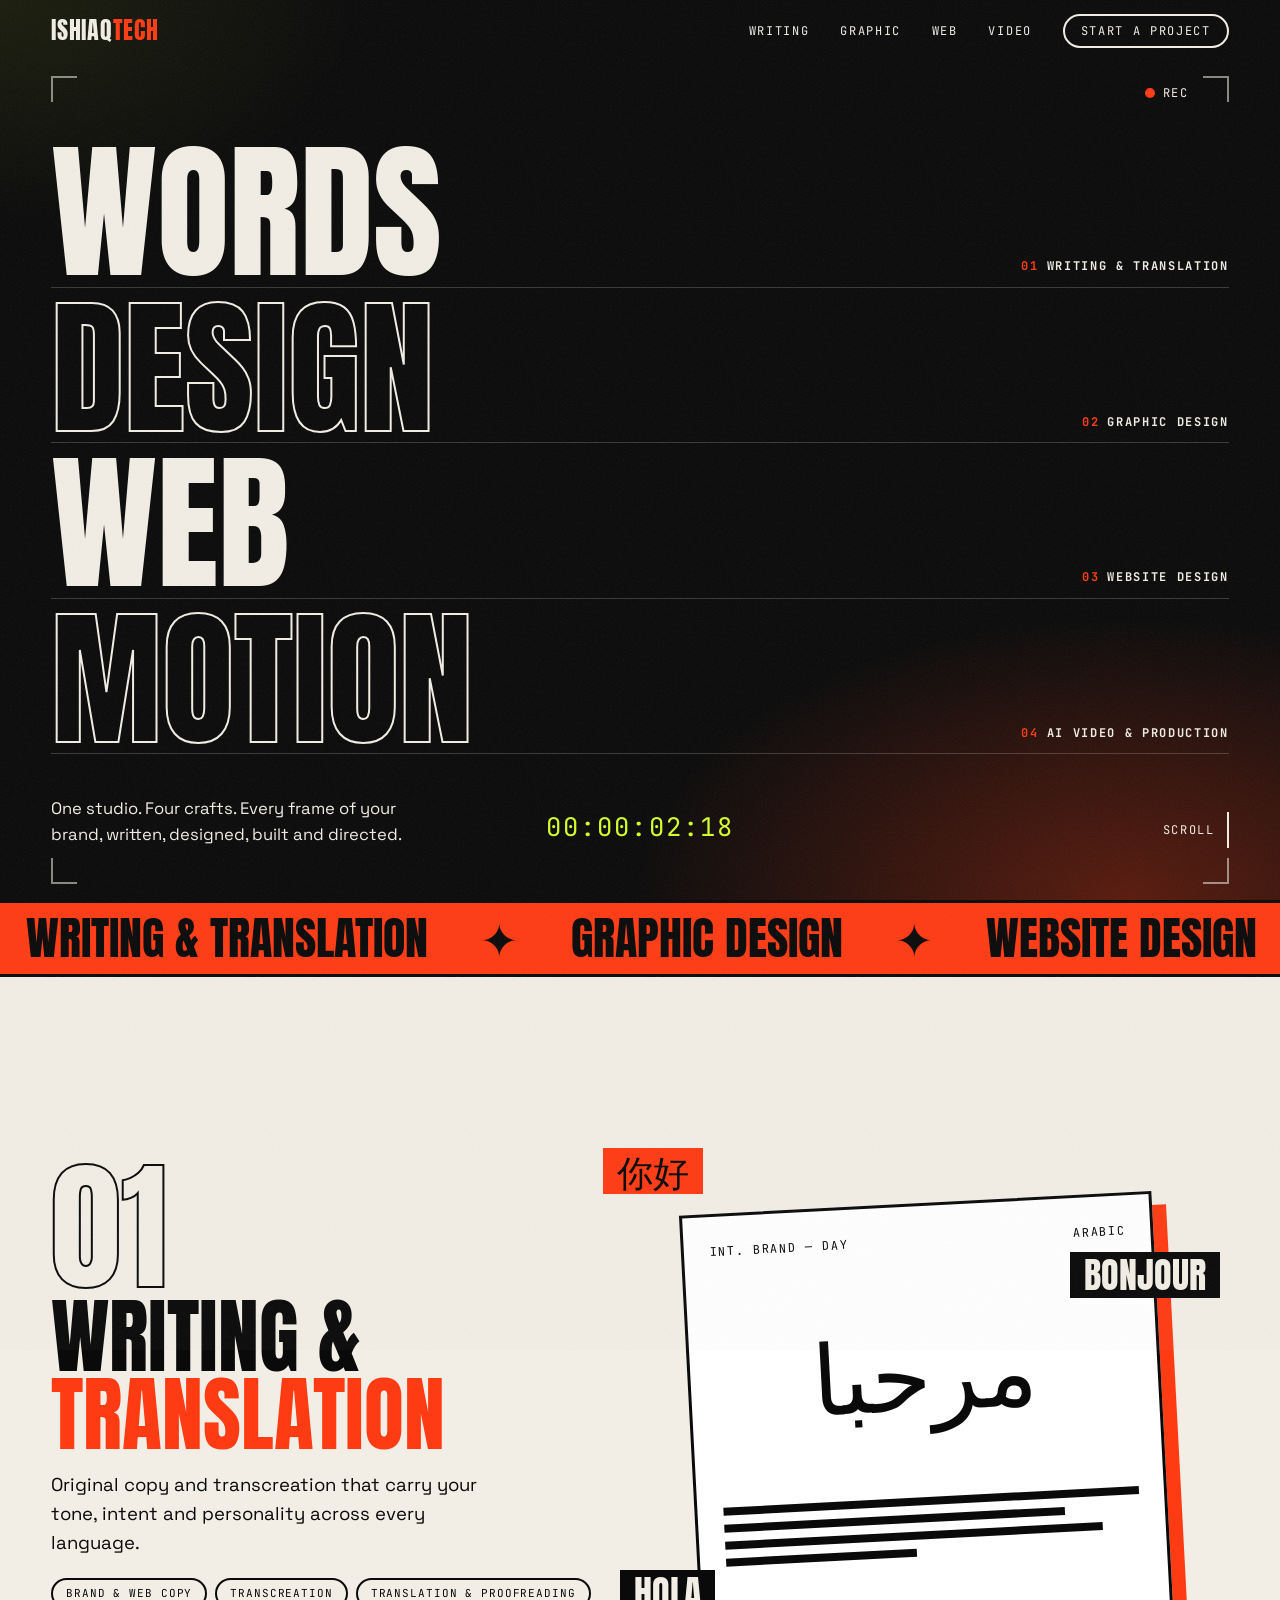
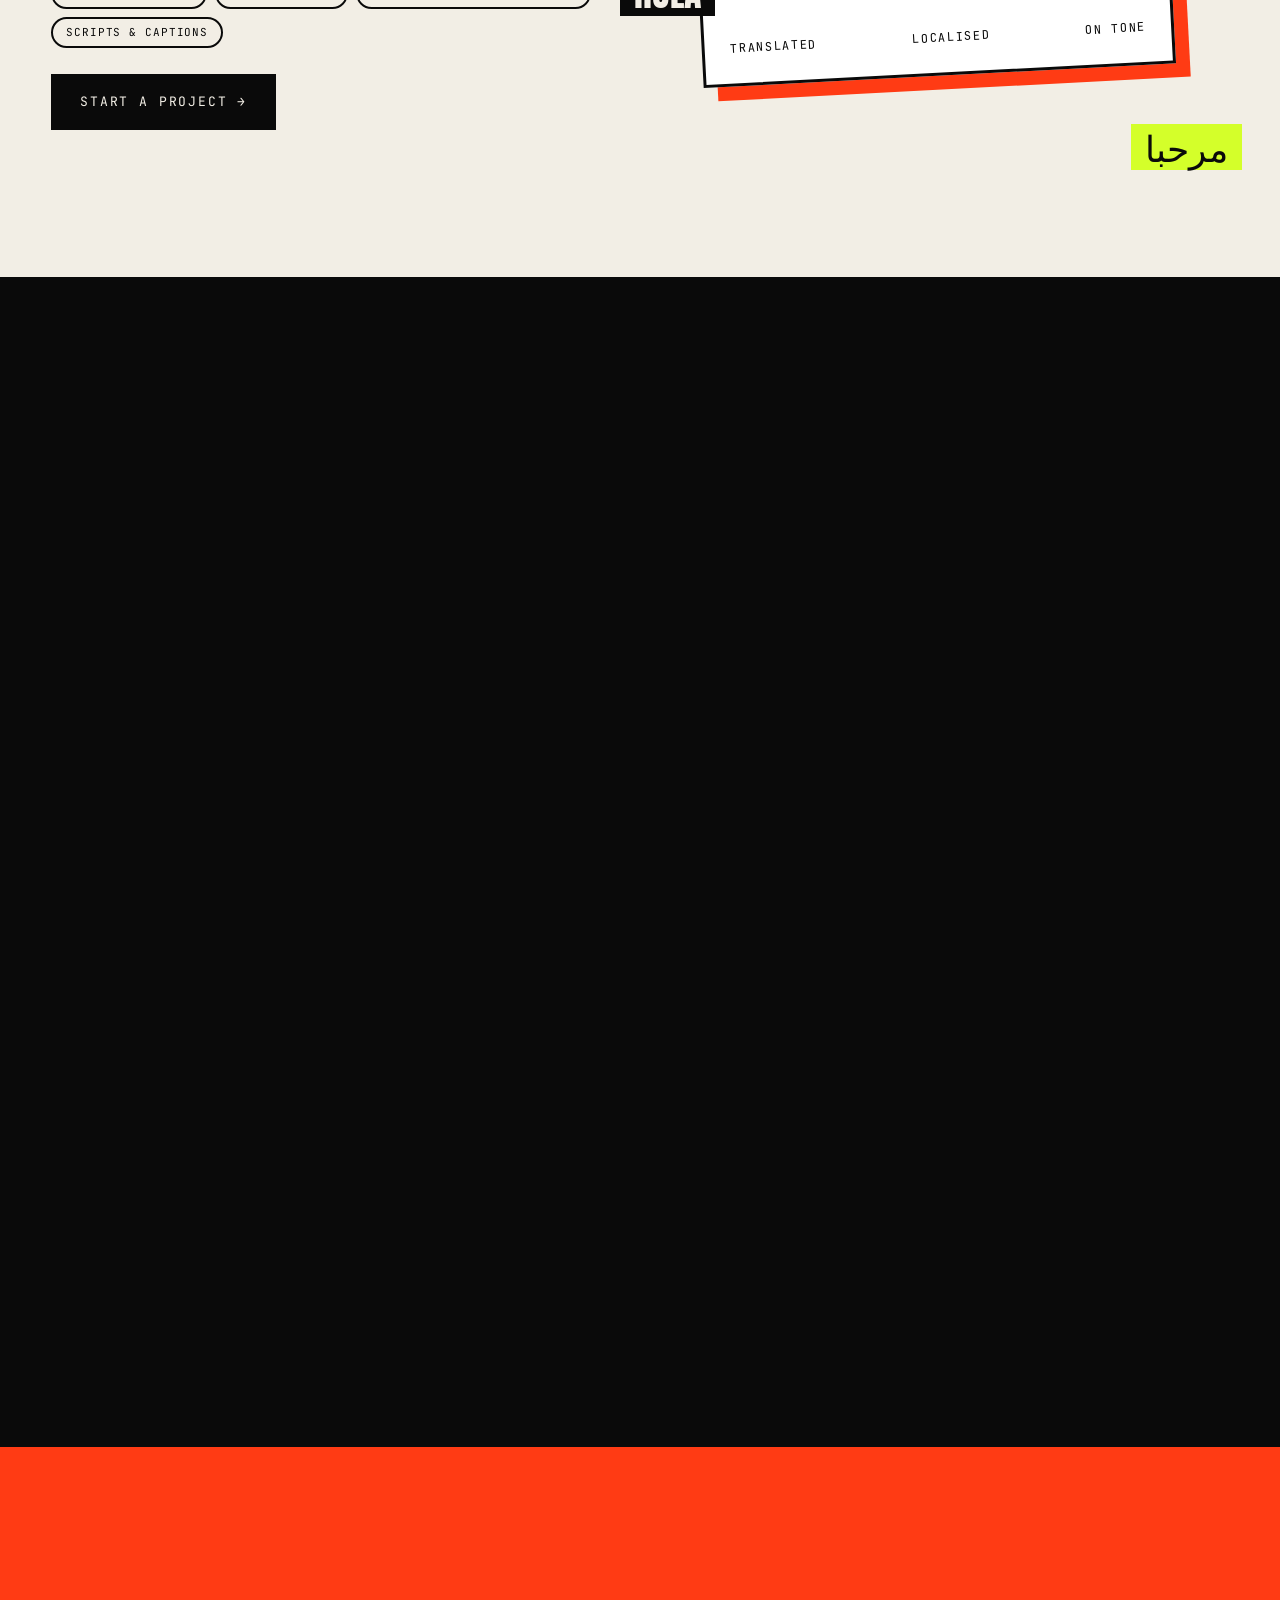
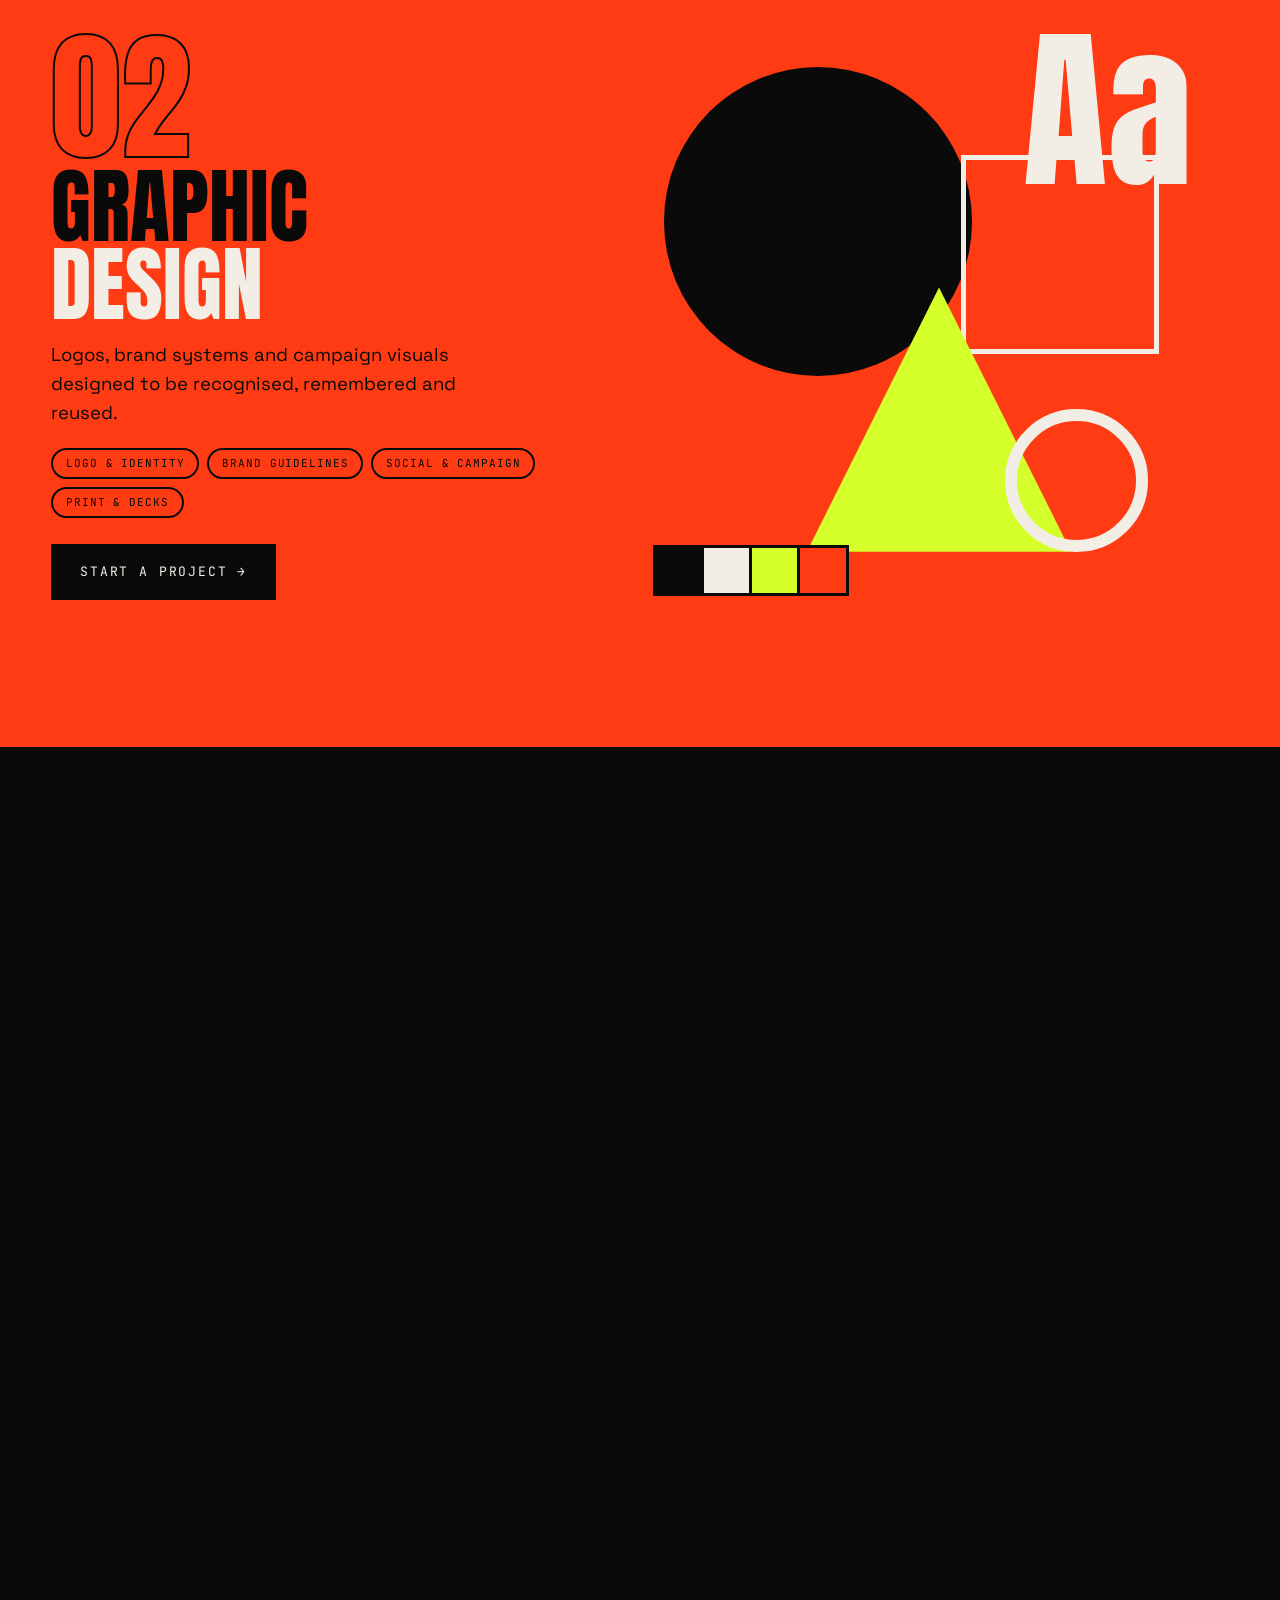
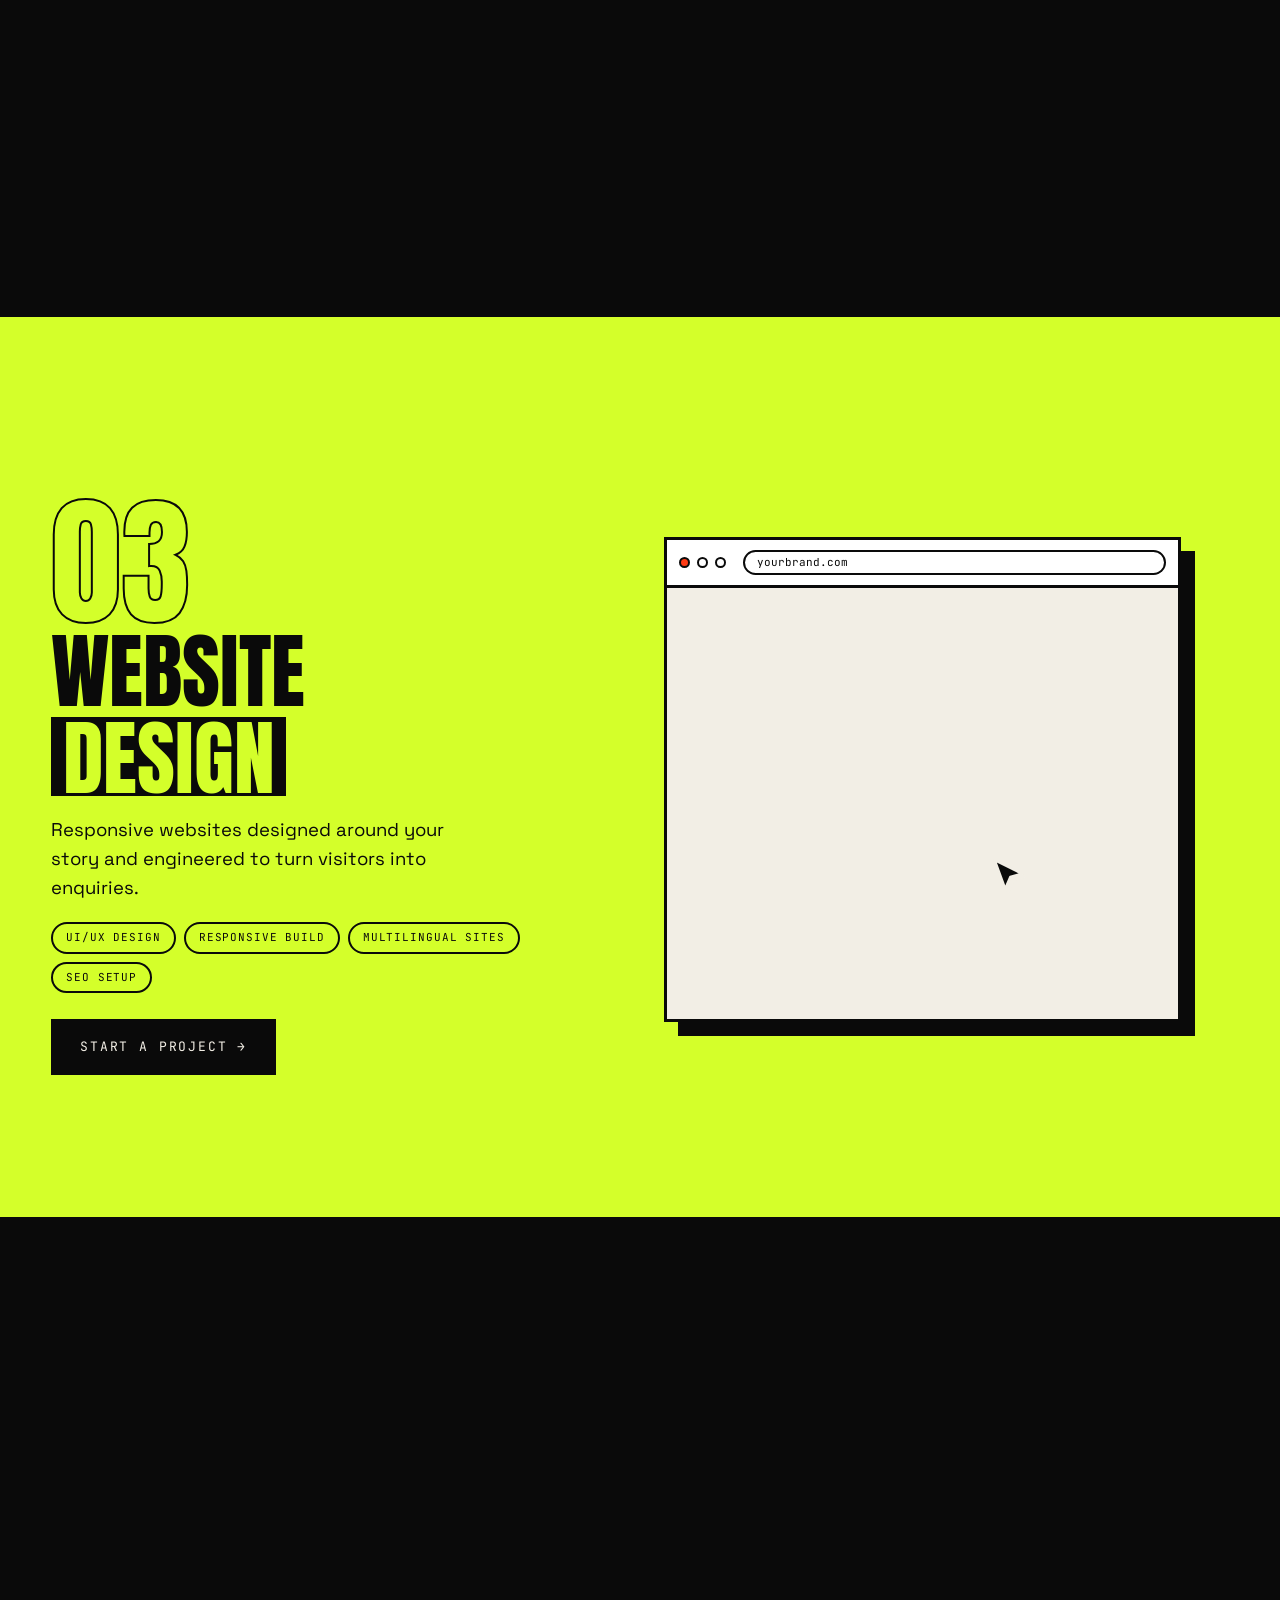
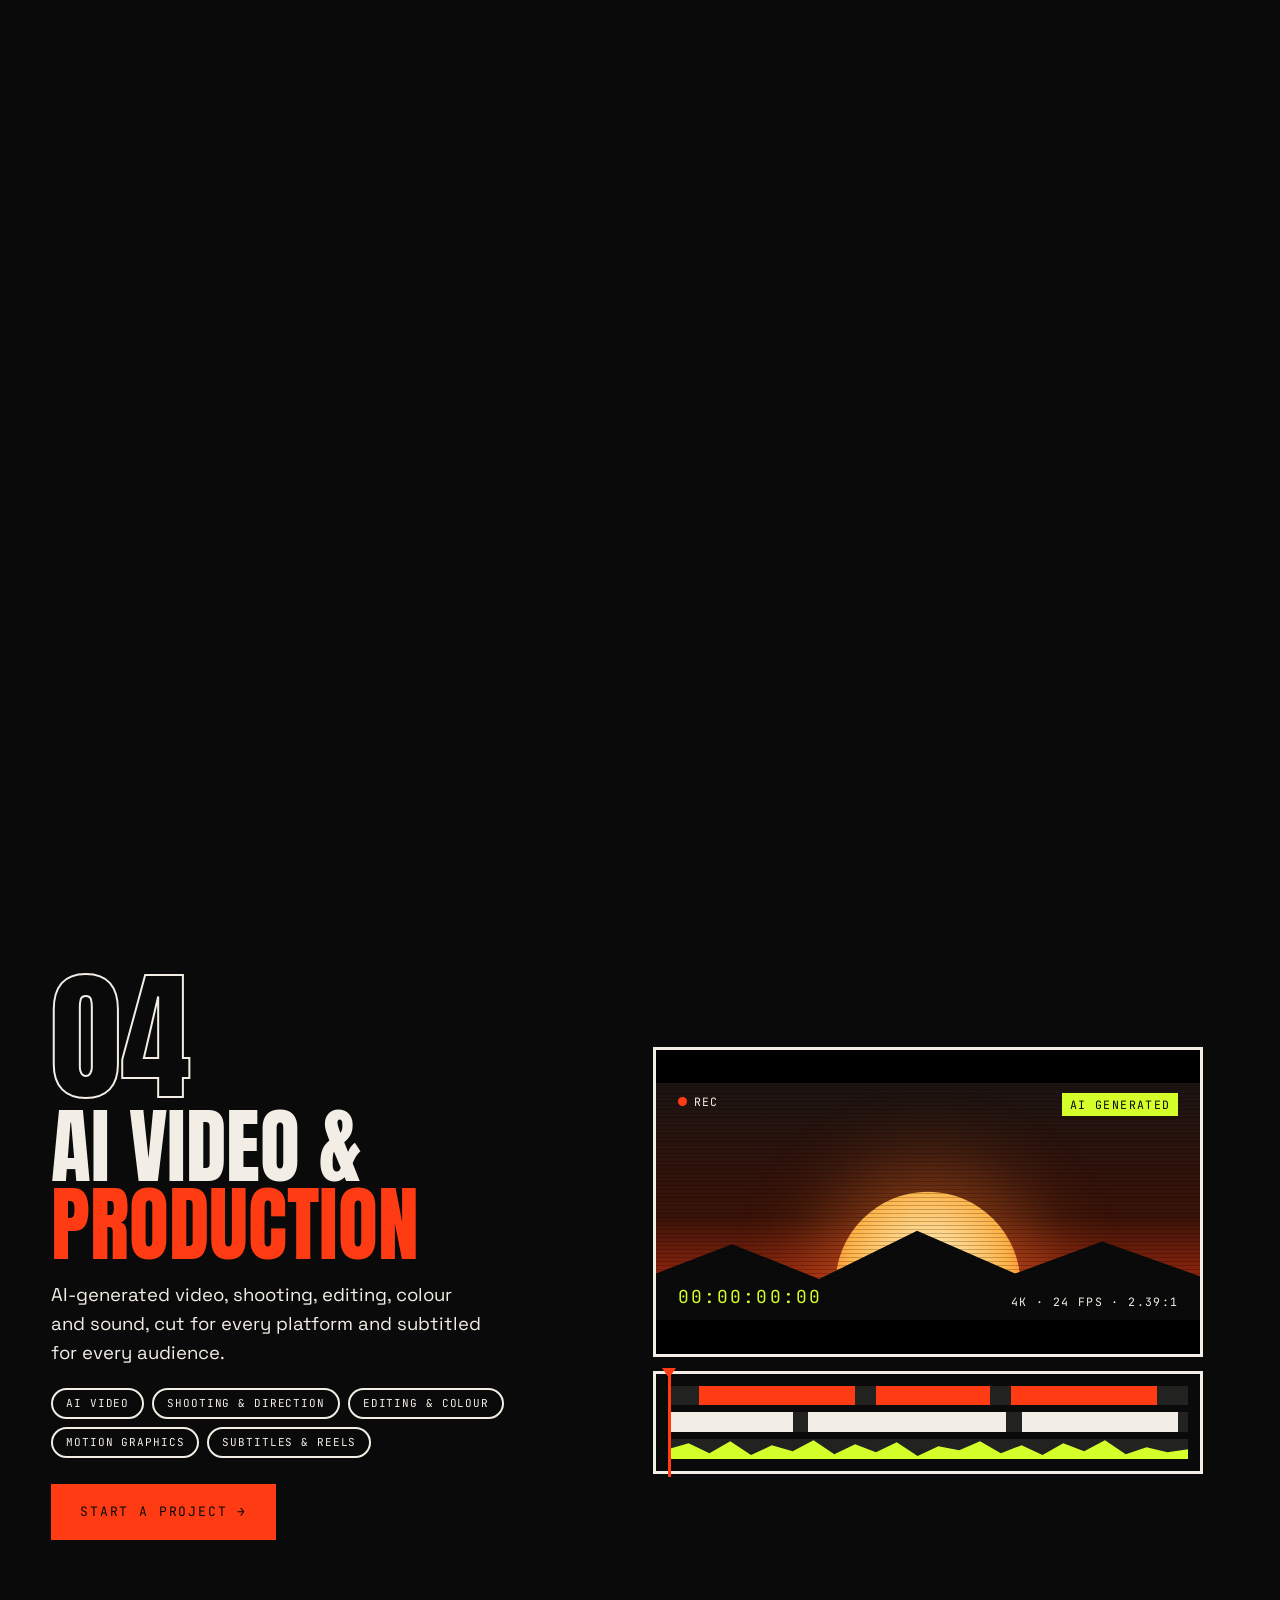
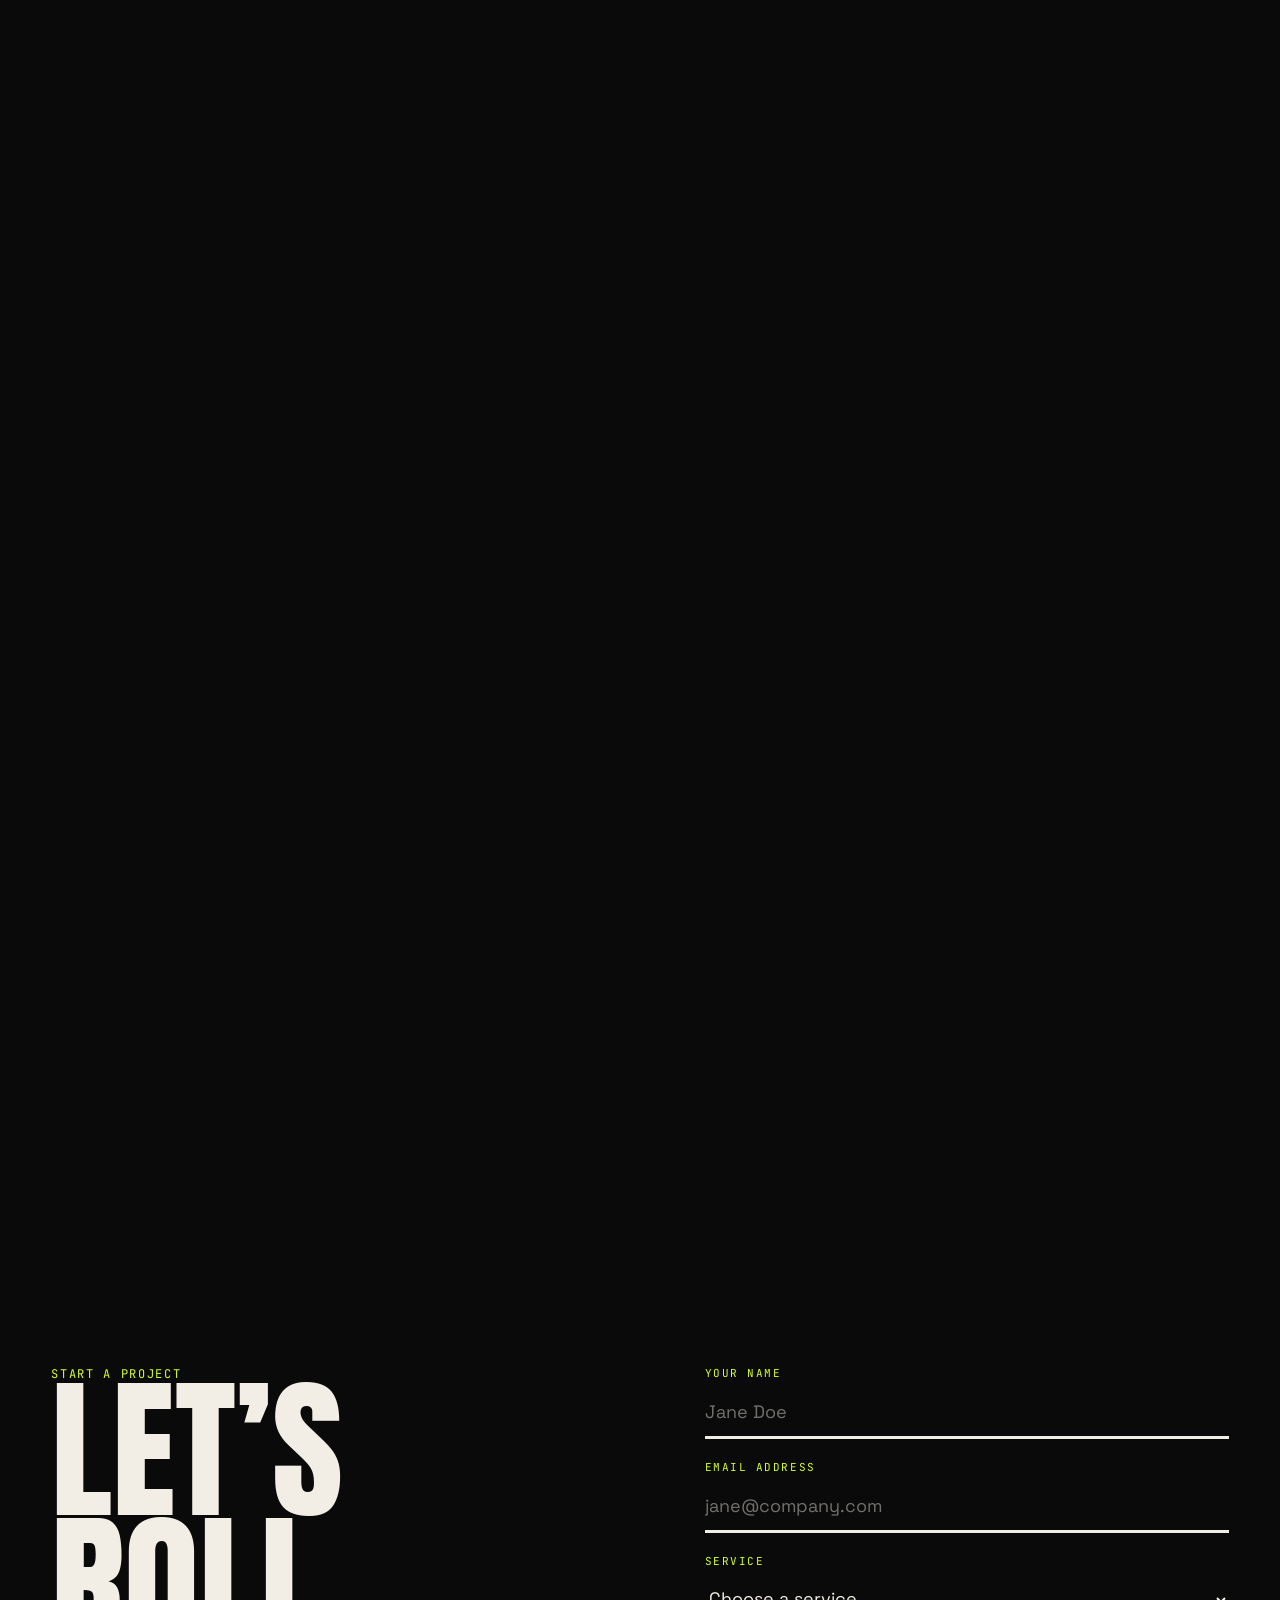
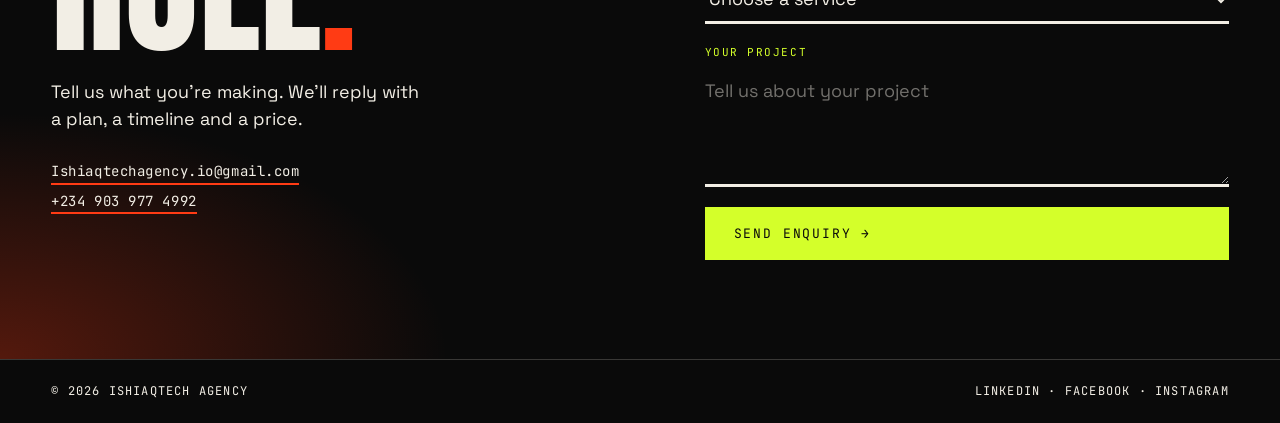
<file: cinematic/index.html>
<!DOCTYPE html>
<html lang="en">
<head>
<meta charset="UTF-8">
<meta name="viewport" content="width=device-width, initial-scale=1">
<meta name="theme-color" content="#0a0a0a">
<title>IshiaqTech Agency | Words. Design. Web. Motion.</title>
<meta name="description" content="IshiaqTech Agency: writing and translation, graphic design, website design, and AI video, video production and editing. One studio, four crafts.">
<meta property="og:title" content="IshiaqTech Agency | Words. Design. Web. Motion.">
<meta property="og:description" content="Writing and translation, graphic design, website design, AI video and video production, under one roof.">
<meta property="og:type" content="website">
<script>document.documentElement.classList.add('js');</script>
<link rel="preconnect" href="https://fonts.googleapis.com">
<link rel="preconnect" href="https://fonts.gstatic.com" crossorigin>
<link href="https://fonts.googleapis.com/css2?family=Anton&family=JetBrains+Mono:wght@400;500&family=Space+Grotesk:wght@400;500;700&display=swap" rel="stylesheet">
<link rel="icon" href="data:image/svg+xml,%3Csvg xmlns='http://www.w3.org/2000/svg' viewBox='0 0 100 100'%3E%3Crect width='100' height='100' fill='%230a0a0a'/%3E%3Crect x='14' y='14' width='72' height='72' fill='%23ff3b14'/%3E%3Ctext x='50' y='72' font-size='60' font-family='Impact,sans-serif' fill='%230a0a0a' text-anchor='middle'%3EI%3C/text%3E%3C/svg%3E">
<link rel="stylesheet" href="css/style.css">
</head>
<body>
<a class="skip" href="#main">Skip to content</a>
<div class="grain" aria-hidden="true"></div>

<header class="nav" data-on="light">
  <a class="logo" href="#top" aria-label="IshiaqTech Agency, back to top">Ishiaq<b>Tech</b></a>
  <button class="menu" type="button" aria-expanded="false" aria-controls="menu">Menu</button>
  <ul id="menu">
    <li><a href="#writing">Writing</a></li>
    <li><a href="#graphic">Graphic</a></li>
    <li><a href="#web">Web</a></li>
    <li><a href="#video">Video</a></li>
    <li><a class="pill" href="#contact"><span>Start a project</span></a></li>
  </ul>
</header>

<nav class="rail" aria-label="Chapters">
  <a href="#writing" data-ch="0">01</a>
  <a href="#graphic" data-ch="1">02</a>
  <a href="#web" data-ch="2">03</a>
  <a href="#video" data-ch="3">04</a>
</nav>

<main id="main">

  <!-- ============ HERO ============ -->
  <section class="hero" id="top" data-bg="dark">
    <span class="vf tl"></span><span class="vf tr"></span><span class="vf bl"></span><span class="vf br"></span>
    <span class="rec mono" aria-hidden="true">Rec</span>

    <h1 class="hero-words" aria-label="Words. Design. Web. Motion.">
      <a class="hw" href="#writing" style="--i:0"><b>Words</b><small><i>01</i>Writing &amp; Translation</small></a>
      <a class="hw" href="#graphic" style="--i:1"><b>Design</b><small><i>02</i>Graphic Design</small></a>
      <a class="hw" href="#web" style="--i:2"><b>Web</b><small><i>03</i>Website Design</small></a>
      <a class="hw" href="#video" style="--i:3"><b>Motion</b><small><i>04</i>AI Video &amp; Production</small></a>
    </h1>

    <div class="hero-foot">
      <p>One studio. Four crafts. Every frame of your brand, written, designed, built and directed.</p>
      <span class="tc" id="tc" aria-hidden="true">00:00:00:00</span>
      <span class="cue mono" aria-hidden="true">Scroll</span>
    </div>
  </section>

  <div class="marquee" aria-hidden="true">
    <div>
      <span>Writing &amp; Translation</span><span>Graphic Design</span><span>Website Design</span><span>AI Video</span><span>Production &amp; Editing</span>
      <span>Writing &amp; Translation</span><span>Graphic Design</span><span>Website Design</span><span>AI Video</span><span>Production &amp; Editing</span>
    </div>
  </div>

  <!-- ============ 01 WRITING & TRANSLATION ============ -->
  <div class="pin" data-ch="0">
    <section class="scene s-write" id="writing" data-bg="light" aria-labelledby="h-write">
      <div class="copy">
        <span class="num" aria-hidden="true">01</span>
        <h2 id="h-write">Writing &amp;<br><em>Translation</em></h2>
        <p class="lead">Original copy and transcreation that carry your tone, intent and personality across every language.</p>
        <ul class="tags">
          <li>Brand &amp; web copy</li><li>Transcreation</li><li>Translation &amp; proofreading</li><li>Scripts &amp; captions</li>
        </ul>
        <a class="btn" href="#contact">Start a project →</a>
      </div>
      <div class="art a-write" aria-hidden="true">
        <div class="page">
          <div class="top mono"><span>Int. Brand — Day</span><span id="lang">English</span></div>
          <div class="say" id="say">Hello</div>
          <div class="lines"><i style="--w:100%"></i><i style="--w:82%"></i><i style="--w:91%"></i><i style="--w:46%"></i></div>
          <div class="bot mono"><span>Translated</span><span>Localised</span><span>On tone</span></div>
        </div>
        <span class="chip c1">你好</span>
        <span class="chip c2">Bonjour</span>
        <span class="chip c3">Hola</span>
        <span class="chip c4">مرحبا</span>
      </div>
    </section>
  </div>

  <!-- ============ 02 GRAPHIC DESIGN ============ -->
  <div class="pin" data-ch="1">
    <section class="scene s-graphic" id="graphic" data-bg="red" aria-labelledby="h-graphic">
      <div class="copy">
        <span class="num" aria-hidden="true">02</span>
        <h2 id="h-graphic">Graphic<br><em>Design</em></h2>
        <p class="lead">Logos, brand systems and campaign visuals designed to be recognised, remembered and reused.</p>
        <ul class="tags">
          <li>Logo &amp; identity</li><li>Brand guidelines</li><li>Social &amp; campaign</li><li>Print &amp; decks</li>
        </ul>
        <a class="btn" href="#contact">Start a project →</a>
      </div>
      <div class="art a-graphic" aria-hidden="true">
        <div class="sh circle"></div>
        <div class="sh square"></div>
        <div class="sh tri"></div>
        <div class="sh ring"></div>
        <div class="sh glyph">Aa</div>
        <div class="swatches"><i style="background:#0a0a0a"></i><i style="background:#f2eee5"></i><i style="background:#d4ff2a"></i><i style="background:#ff3b14"></i></div>
      </div>
    </section>
  </div>

  <!-- ============ 03 WEBSITE DESIGN ============ -->
  <div class="pin" data-ch="2">
    <section class="scene s-web" id="web" data-bg="light" aria-labelledby="h-web">
      <div class="copy">
        <span class="num" aria-hidden="true">03</span>
        <h2 id="h-web">Website<br><em>Design</em></h2>
        <p class="lead">Responsive websites designed around your story and engineered to turn visitors into enquiries.</p>
        <ul class="tags">
          <li>UI/UX design</li><li>Responsive build</li><li>Multilingual sites</li><li>SEO setup</li>
        </ul>
        <a class="btn" href="#contact">Start a project →</a>
      </div>
      <div class="art a-web" aria-hidden="true">
        <div class="win">
          <div class="bar"><i></i><i></i><i></i><span>yourbrand.com</span></div>
          <div class="body">
            <div class="blk hero-blk" style="--i:0">Your story.<br>Live.</div>
            <div class="blk h1" style="--i:1"></div>
            <div class="blk h2" style="--i:2"></div>
            <div class="cards"><div class="blk" style="--i:3"></div><div class="blk" style="--i:4"></div><div class="blk" style="--i:5"></div></div>
            <div class="blk btn-blk" style="--i:6">GET IN TOUCH</div>
          </div>
        </div>
        <svg class="cursor" viewBox="0 0 24 24"><path d="M3 2l17 8.5-7.2 2.1L9.6 20z" fill="#0a0a0a" stroke="#f2eee5" stroke-width="1.5" stroke-linejoin="round"/></svg>
      </div>
    </section>
  </div>

  <!-- ============ 04 AI VIDEO & PRODUCTION ============ -->
  <div class="pin" data-ch="3">
    <section class="scene s-video" id="video" data-bg="dark" aria-labelledby="h-video">
      <div class="copy">
        <span class="num" aria-hidden="true">04</span>
        <h2 id="h-video">AI Video &amp;<br><em>Production</em></h2>
        <p class="lead">AI-generated video, shooting, editing, colour and sound, cut for every platform and subtitled for every audience.</p>
        <ul class="tags">
          <li>AI video</li><li>Shooting &amp; direction</li><li>Editing &amp; colour</li><li>Motion graphics</li><li>Subtitles &amp; reels</li>
        </ul>
        <a class="btn" href="#contact">Start a project →</a>
      </div>
      <div class="art a-video" aria-hidden="true">
        <div class="frame">
          <div class="sun"></div><div class="hills b"></div><div class="hills"></div><div class="scan"></div>
          <div class="lbx t"></div><div class="lbx b"></div>
          <span class="hud rc">Rec</span>
          <span class="hud ai">AI generated</span>
          <span class="hud tcd" id="vtc">00:00:00:00</span>
          <span class="hud fmt">4K · 24 fps · 2.39:1</span>
        </div>
        <div class="timeline">
          <div class="track v2"><b style="--l:6%;--w:30%"></b><b style="--l:40%;--w:22%"></b><b style="--l:66%;--w:28%"></b></div>
          <div class="track v1"><b style="--l:0%;--w:24%"></b><b style="--l:27%;--w:38%"></b><b style="--l:68%;--w:30%"></b></div>
          <div class="track au"><b style="--l:0%;--w:100%"></b></div>
          <span class="head"></span>
        </div>
      </div>
    </section>
  </div>

  <!-- ============ CONTACT ============ -->
  <section class="contact" id="contact" data-bg="dark" aria-labelledby="h-contact">
    <div class="grid">
      <div class="reveal">
        <p class="mono" style="color:var(--acid)">Start a project</p>
        <h2 id="h-contact">Let’s<br>roll<em>.</em></h2>
        <p class="lead">Tell us what you’re making. We’ll reply with a plan, a timeline and a price.</p>
        <address>
          <a href="mailto:Ishiaqtechagency.io@gmail.com">Ishiaqtechagency.io@gmail.com</a>
          <a href="tel:+2349039774992">+234 903 977 4992</a>
        </address>
      </div>

      <form id="form" class="reveal" action="https://formspree.io/f/xbgjenge" method="POST">
        <div class="field"><label for="f-name">Your name</label><input id="f-name" name="name" type="text" required autocomplete="name" placeholder="Jane Doe"></div>
        <div class="field"><label for="f-email">Email address</label><input id="f-email" name="email" type="email" required autocomplete="email" placeholder="jane@company.com"></div>
        <div class="field">
          <label for="f-service">Service</label>
          <select id="f-service" name="service">
            <option value="">Choose a service</option>
            <option>Writing &amp; Translation</option>
            <option>Graphic Design</option>
            <option>Website Design</option>
            <option>AI Video &amp; Video Production</option>
            <option>Not sure yet</option>
          </select>
        </div>
        <div class="field"><label for="f-msg">Your project</label><textarea id="f-msg" name="message" required placeholder="Tell us about your project"></textarea></div>
        <button class="btn acid" type="submit">Send enquiry →</button>
        <p class="form-note" id="note" role="status" aria-live="polite"></p>
      </form>
    </div>
  </section>

</main>

<footer>
  <span>© <span id="year">2026</span> IshiaqTech Agency</span>
  <span><a href="https://www.linkedin.com/in/ishiaqtech/">LinkedIn</a> · <a href="https://www.facebook.com/Ishiaqtech">Facebook</a> · <a href="https://www.instagram.com/alao_ish/">Instagram</a></span>
</footer>

<script src="js/main.js"></script>
</body>
</html>
</file>
<file: cinematic/css/style.css>
/* IshiaqTech Agency — Cinematic v2
   Bold, high-contrast title-card design: black / paper / signal red / acid.
   Each service is a pinned full-screen "scene" scrubbed by scroll (--p: 0 → 1). */

:root {
  --black: #0a0a0a;
  --paper: #f2eee5;
  --red: #ff3b14;
  --acid: #d4ff2a;
  --display: "Anton", "Impact", "Arial Narrow", sans-serif;
  --sans: "Space Grotesk", system-ui, -apple-system, "Segoe UI", Helvetica, Arial, sans-serif;
  --mono: "JetBrains Mono", ui-monospace, Menlo, Consolas, monospace;
  --pad: clamp(20px, 4vw, 56px);
  --ease: cubic-bezier(.2, .8, .2, 1);
}

*, *::before, *::after { box-sizing: border-box; }
html { scroll-behavior: smooth; -webkit-text-size-adjust: 100%; }
body {
  margin: 0; background: var(--black); color: var(--paper);
  font-family: var(--sans); line-height: 1.55;
  -webkit-font-smoothing: antialiased; overflow-x: hidden;
}
img, svg { max-width: 100%; display: block; }
a { color: inherit; text-decoration: none; }
h1, h2, h3, p, ul { margin: 0; }
ul { padding: 0; list-style: none; }
:focus-visible { outline: 3px solid currentColor; outline-offset: 4px; }

.skip { position: absolute; left: -999px; top: 8px; z-index: 200; background: var(--acid); color: var(--black); padding: 10px 16px; font-weight: 700; }
.skip:focus { left: 8px; }

.mono { font-family: var(--mono); font-size: 12px; letter-spacing: .14em; text-transform: uppercase; }

/* ---------- film grain ---------- */
.grain {
  position: fixed; inset: -50%; z-index: 90; pointer-events: none; opacity: .07; will-change: transform;
  background-image: url("data:image/svg+xml;utf8,<svg xmlns='http://www.w3.org/2000/svg' width='200' height='200'><filter id='n'><feTurbulence type='fractalNoise' baseFrequency='.8' numOctaves='2' stitchTiles='stitch'/></filter><rect width='100%' height='100%' filter='url(%23n)'/></svg>");
  animation: grain 1s steps(6) infinite;
}
@keyframes grain {
  0% { transform: translate(0, 0); } 20% { transform: translate(-5%, 3%); } 40% { transform: translate(4%, -6%); }
  60% { transform: translate(-3%, 5%); } 80% { transform: translate(6%, 2%); } 100% { transform: translate(0, 0); }
}

/* ---------- nav ---------- */
.nav {
  position: fixed; inset: 0 0 auto; z-index: 60; display: flex; align-items: center; justify-content: space-between;
  padding: 18px var(--pad); color: var(--paper); transition: color .25s;
}
.nav[data-on="light"], .nav[data-on="red"] { color: var(--black); }
.nav[data-on="red"] .logo b { color: var(--paper); }
.logo { font-family: var(--display); font-size: 24px; letter-spacing: .03em; text-transform: uppercase; line-height: 1; }
.logo b { font-weight: 400; color: var(--red); }
.nav ul { display: flex; gap: clamp(16px, 2.4vw, 36px); align-items: center; }
.nav ul a { font-family: var(--mono); font-size: 12px; letter-spacing: .14em; text-transform: uppercase; position: relative; padding: 6px 0; }
.nav ul a::after { content: ""; position: absolute; left: 0; right: 0; bottom: 0; height: 2px; background: currentColor; transform: scaleX(0); transform-origin: left; transition: transform .3s var(--ease); }
.nav ul a:hover::after { transform: scaleX(1); }
.nav ul .pill { border: 2px solid currentColor; border-radius: 99px; padding: 7px 16px; }
.nav ul .pill::after { display: none; }
.nav ul .pill:hover { background: currentColor; }
.nav ul .pill:hover span { color: var(--black); mix-blend-mode: normal; }
.menu { display: none; background: none; border: 2px solid currentColor; color: inherit; font: inherit; font-family: var(--mono); font-size: 12px; letter-spacing: .14em; text-transform: uppercase; padding: 8px 14px; border-radius: 99px; cursor: pointer; }

/* chapter rail */
.rail { position: fixed; right: clamp(10px, 1.6vw, 24px); top: 50%; transform: translateY(-50%); z-index: 55; display: flex; flex-direction: column; gap: 14px; opacity: 0; transition: opacity .3s; color: var(--black); mix-blend-mode: normal; }
.rail.show { opacity: 1; }
.rail.on-dark { color: var(--paper); }
.rail a { font-family: var(--mono); font-size: 11px; letter-spacing: .1em; display: flex; align-items: center; gap: 8px; justify-content: flex-end; opacity: .55; transition: opacity .2s; }
.rail a::after { content: ""; width: 14px; height: 2px; background: currentColor; transition: width .3s var(--ease); }
.rail a.on { opacity: 1; }
.rail a.on::after { width: 34px; }

/* ---------- buttons ---------- */
.btn {
  display: inline-flex; align-items: center; gap: 10px; border: 3px solid currentColor; background: var(--black); color: var(--paper);
  font-family: var(--mono); font-size: 13px; letter-spacing: .14em; text-transform: uppercase; padding: 15px 26px; cursor: pointer;
  transition: transform .25s var(--ease), box-shadow .25s var(--ease), background .2s, color .2s;
  box-shadow: 0 0 0 0 currentColor;
}
.btn:hover { transform: translate(-4px, -4px); box-shadow: 6px 6px 0 0 currentColor; }
.btn.acid { background: var(--acid); color: var(--black); border-color: var(--acid); }
.btn.acid:hover { box-shadow: 6px 6px 0 0 var(--red); }

/* ---------- hero ---------- */
.hero { position: relative; min-height: 100svh; display: flex; flex-direction: column; padding: 92px var(--pad) 52px; background: var(--black); overflow: hidden; }
.hero::before { content: ""; position: absolute; inset: 0; background: radial-gradient(55% 45% at 88% 100%, rgba(255, 59, 20, .32), transparent 70%), radial-gradient(40% 35% at 0% 0%, rgba(212, 255, 42, .08), transparent 70%); pointer-events: none; }
.vf { position: absolute; width: 26px; height: 26px; border: 0 solid var(--paper); opacity: .55; }
.vf.tl { top: 76px; left: var(--pad); border-top-width: 2px; border-left-width: 2px; }
.vf.tr { top: 76px; right: var(--pad); border-top-width: 2px; border-right-width: 2px; }
.vf.bl { bottom: 16px; left: var(--pad); border-bottom-width: 2px; border-left-width: 2px; }
.vf.br { bottom: 16px; right: var(--pad); border-bottom-width: 2px; border-right-width: 2px; }
.rec { position: absolute; top: 84px; right: calc(var(--pad) + 40px); display: flex; align-items: center; gap: 8px; color: var(--paper); }
.rec::before { content: ""; width: 10px; height: 10px; border-radius: 50%; background: var(--red); animation: blink 1.2s steps(2) infinite; }
@keyframes blink { 50% { opacity: 0; } }

.hero-words { position: relative; flex: 1; display: flex; flex-direction: column; justify-content: center; margin-top: 18px; }
.hw {
  --dir: 1; display: flex; align-items: flex-end; justify-content: space-between; gap: 16px; overflow: hidden;
  border-bottom: 1px solid rgba(242, 238, 229, .2);
  transform: translateX(calc(var(--hp, 0) * var(--dir) * 16vw)); opacity: calc(1 - var(--hp, 0) * .8);
}
.hw:nth-child(even) { --dir: -1; }
.hw b {
  display: block; font-family: var(--display); font-weight: 400; font-size: min(16vw, 16.5vh); line-height: 1; text-transform: uppercase;
  padding-top: .04em; animation: rise 1s var(--ease) both; animation-delay: calc(var(--i) * .1s + .15s);
  transition: color .25s, -webkit-text-stroke-color .25s;
}
.hw:nth-child(even) b { color: transparent; -webkit-text-stroke: 2px var(--paper); }
.hw:hover b { color: var(--red); -webkit-text-stroke-color: var(--red); }
.hw small { font-family: var(--mono); font-size: 12px; letter-spacing: .14em; text-transform: uppercase; text-align: right; padding-bottom: 1.2vh; animation: fade 1s .9s both; }
.hw small i { font-style: normal; color: var(--red); margin-right: 8px; }
@keyframes rise { from { transform: translateY(105%); } }
@keyframes fade { from { opacity: 0; } }

.hero-foot { position: relative; display: grid; grid-template-columns: 1fr auto 1fr; gap: 24px; align-items: end; padding-top: 20px; }
.hero-foot p { max-width: 36ch; font-size: clamp(15px, 1.3vw, 19px); }
.hero-foot .tc { font-family: var(--mono); font-size: clamp(18px, 2vw, 28px); letter-spacing: .08em; color: var(--acid); }
.hero-foot .cue { justify-self: end; display: flex; align-items: center; gap: 12px; }
.hero-foot .cue::after { content: ""; width: 2px; height: 36px; background: var(--paper); animation: cue 1.6s var(--ease) infinite; transform-origin: top; }
@keyframes cue { 0% { transform: scaleY(0); } 60% { transform: scaleY(1); } 100% { transform: scaleY(1); opacity: 0; } }

/* ---------- marquee ---------- */
.marquee { background: var(--red); color: var(--black); overflow: hidden; white-space: nowrap; border-block: 3px solid var(--black); position: relative; z-index: 2; }
.marquee div { display: inline-flex; animation: slide 30s linear infinite; }
.marquee span { font-family: var(--display); font-size: clamp(26px, 3.6vw, 52px); text-transform: uppercase; padding: 10px 26px; line-height: 1.1; }
.marquee span::after { content: "✦"; margin-left: 52px; }
@keyframes slide { to { transform: translateX(-50%); } }

/* ---------- pinned scenes ---------- */
.pin { position: relative; height: 230vh; }
.scene {
  position: sticky; top: 0; height: 100vh; overflow: hidden; display: grid; grid-template-columns: minmax(0, 1fr) minmax(0, 1fr);
  align-items: center; gap: clamp(24px, 4vw, 64px); padding: clamp(84px, 11vh, 120px) clamp(48px, 6vw, 96px) var(--pad) var(--pad);
}
.s-write { background: var(--paper); color: var(--black); --ink: var(--black); }
.s-graphic { background: var(--red); color: var(--black); --ink: var(--black); }
.s-web { background: var(--acid); color: var(--black); --ink: var(--black); }
.s-video { background: var(--black); color: var(--paper); --ink: var(--paper); }

.copy { position: relative; z-index: 2; }
.num {
  display: block; font-family: var(--display); font-size: min(11vw, 18vh); line-height: .8; color: transparent;
  -webkit-text-stroke: 2px var(--ink); margin-bottom: 14px;
}
.copy h2 { font-family: var(--display); font-weight: 400; font-size: min(6.4vw, 10.5vh); line-height: .95; text-transform: uppercase; }
.copy h2 em { font-style: normal; color: var(--red); }
.s-graphic .copy h2 em { color: var(--paper); }
.s-web .copy h2 em { display: inline-block; color: var(--acid); background: var(--black); padding: .06em .14em 0; line-height: .9; margin-top: .08em; }
.copy .lead { font-size: clamp(16px, 1.45vw, 21px); max-width: 36ch; margin: 18px 0 20px; }
.tags { display: flex; flex-wrap: wrap; gap: 8px; margin-bottom: 26px; }
.tags li { border: 2px solid currentColor; border-radius: 99px; padding: 5px 13px; font-family: var(--mono); font-size: 11px; letter-spacing: .08em; text-transform: uppercase; }
.s-write .btn, .s-graphic .btn, .s-web .btn { background: var(--black); color: var(--paper); border-color: var(--black); }
.s-write .btn:hover { box-shadow: 6px 6px 0 0 var(--red); }
.s-graphic .btn:hover { box-shadow: 6px 6px 0 0 var(--paper); }
.s-web .btn:hover { box-shadow: 6px 6px 0 0 var(--red); }
.s-video .btn { background: var(--red); border-color: var(--red); color: var(--black); }
.s-video .btn:hover { box-shadow: 6px 6px 0 0 var(--paper); }

.art { position: relative; width: min(100%, 66vh); aspect-ratio: 1; justify-self: center; }

/* 01 · Writing & Translation */
.a-write .page {
  position: absolute; inset: 5% 7% 9%; background: #fff; border: 3px solid var(--black); box-shadow: 14px 14px 0 var(--red);
  padding: clamp(14px, 2vw, 28px); display: flex; flex-direction: column; justify-content: space-between;
  transform: rotate(calc(-3deg + var(--p, 0) * 5deg));
}
.a-write .top, .a-write .bot { display: flex; justify-content: space-between; gap: 8px; }
.a-write .say { font-family: var(--display); font-size: clamp(44px, min(7.6vw, 13vh), 120px); line-height: 1.05; text-transform: uppercase; text-align: center; transition: opacity .25s, transform .25s; padding: 4px 0; }
.a-write .say.out { opacity: 0; transform: translateY(14px); }
.a-write .lines i { display: block; height: 8px; background: var(--black); margin: 9px 0; width: var(--w, 100%); }
.a-write .chip { position: absolute; font-family: var(--display); font-size: clamp(22px, 2.8vw, 42px); line-height: 1; padding: 6px 14px 4px; background: var(--black); color: var(--paper); text-transform: uppercase; transform: translateY(calc(var(--p, 0) * var(--dy))); }
.a-write .chip.c1 { left: -9%; top: -5%; --dy: 70px; background: var(--red); color: var(--black); }
.a-write .chip.c2 { right: -3%; top: 14%; --dy: -40px; }
.a-write .chip.c3 { left: -6%; bottom: 20%; --dy: -90px; }
.a-write .chip.c4 { right: -7%; bottom: -8%; --dy: -60px; background: var(--acid); color: var(--black); }

/* 02 · Graphic Design */
.a-graphic .sh { position: absolute; }
.a-graphic .circle { width: 56%; aspect-ratio: 1; border-radius: 50%; background: var(--black); left: 2%; top: 4%; transform: translateY(calc(var(--p, 0) * 70px)); }
.a-graphic .square { width: 36%; aspect-ratio: 1; border: 5px solid var(--paper); right: 8%; top: 20%; transform: rotate(calc(var(--p, 0) * 160deg)); }
.a-graphic .tri { width: 48%; aspect-ratio: 1; background: var(--acid); clip-path: polygon(50% 0, 100% 100%, 0 100%); left: 28%; bottom: 8%; transform: rotate(calc(var(--p, 0) * -120deg)); }
.a-graphic .ring { width: 26%; aspect-ratio: 1; border-radius: 50%; border: 12px solid var(--paper); right: 10%; bottom: 8%; transform: translateX(calc(var(--p, 0) * -90px)); }
.a-graphic .glyph { right: 2%; top: -4%; font-family: var(--display); font-size: clamp(90px, 16vw, 230px); line-height: 1; color: var(--paper); transform: scale(calc(.85 + var(--p, 0) * .3)); transform-origin: top right; }
.a-graphic .swatches { position: absolute; left: 0; bottom: 0; display: flex; }
.a-graphic .swatches i { width: clamp(28px, 4vw, 52px); aspect-ratio: 1; border: 3px solid var(--black); margin-right: -3px; }

/* 03 · Website Design */
.a-web .win { position: absolute; inset: 4% 4% 8% 2%; background: var(--paper); border: 3px solid var(--black); box-shadow: 14px 14px 0 var(--black); display: flex; flex-direction: column; }
.a-web .bar { display: flex; align-items: center; gap: 7px; padding: 10px 12px; border-bottom: 3px solid var(--black); background: #fff; }
.a-web .bar i { width: 11px; height: 11px; border-radius: 50%; border: 2px solid var(--black); }
.a-web .bar i:first-child { background: var(--red); }
.a-web .bar span { margin-left: 10px; flex: 1; border: 2px solid var(--black); border-radius: 99px; padding: 2px 12px; font-family: var(--mono); font-size: 11px; }
.a-web .body { flex: 1; padding: clamp(12px, 1.8vw, 24px); display: flex; flex-direction: column; gap: clamp(8px, 1.2vw, 16px); }
.blk { --k: clamp(0, calc(var(--p, 0) * 9 - var(--i, 0)), 1); opacity: var(--k); transform: translateY(calc((1 - var(--k)) * 26px)); background: var(--black); }
.a-web .hero-blk { flex: 1.4; background: var(--red); display: flex; align-items: flex-end; padding: 12px; font-family: var(--display); font-size: clamp(22px, 3.4vw, 54px); line-height: 1; text-transform: uppercase; color: var(--black); }
.a-web .h1 { height: 12px; width: 70%; }
.a-web .h2 { height: 12px; width: 44%; }
.a-web .cards { flex: 1; display: grid; grid-template-columns: repeat(3, 1fr); gap: clamp(8px, 1.2vw, 16px); }
.a-web .cards .blk { background: transparent; border: 3px solid var(--black); }
.a-web .cards .blk:nth-child(2) { background: var(--acid); }
.a-web .btn-blk { align-self: flex-start; padding: 9px 18px; font-family: var(--mono); font-size: 11px; letter-spacing: .12em; color: var(--paper); }
.a-web .cursor { position: absolute; width: 38px; right: 10%; bottom: 2%; transform: translate(calc((1 - var(--p, 0)) * -120px), calc((1 - var(--p, 0)) * -160px)); filter: drop-shadow(3px 3px 0 var(--paper)); }

/* 04 · AI Video & Production */
.a-video { width: 100%; aspect-ratio: auto; display: flex; flex-direction: column; gap: 14px; }
.a-video .frame { position: relative; aspect-ratio: 16 / 9; overflow: hidden; border: 3px solid var(--paper); background: linear-gradient(#141414 0%, #3a1308 55%, var(--red) 100%); }
.a-video .sun { position: absolute; left: 50%; bottom: 26%; width: 34%; aspect-ratio: 1; border-radius: 50%; background: radial-gradient(circle at 50% 40%, #fff2c2, #ffb347 55%, var(--red)); transform: translate(-50%, calc((1 - var(--p, 0)) * 55%)); box-shadow: 0 0 80px 20px rgba(255, 120, 40, .45); }
.a-video .hills { position: absolute; inset: auto 0 0; height: 44%; background: #0a0a0a; clip-path: polygon(0 40%, 14% 18%, 30% 44%, 48% 8%, 66% 40%, 82% 16%, 100% 42%, 100% 100%, 0 100%); }
.a-video .hills.b { height: 30%; background: #1a0905; clip-path: polygon(0 60%, 20% 30%, 40% 62%, 62% 24%, 84% 58%, 100% 34%, 100% 100%, 0 100%); }
.a-video .scan { position: absolute; inset: 0; background: repeating-linear-gradient(transparent 0 3px, rgba(0, 0, 0, .22) 3px 4px); pointer-events: none; }
.a-video .lbx { position: absolute; left: 0; right: 0; height: 11%; background: #000; }
.a-video .lbx.t { top: 0; } .a-video .lbx.b { bottom: 0; }
.a-video .hud { position: absolute; z-index: 2; font-family: var(--mono); font-size: clamp(9px, .9vw, 12px); letter-spacing: .12em; color: var(--paper); text-transform: uppercase; }
.a-video .hud.rc { top: 14%; left: 4%; display: flex; align-items: center; gap: 7px; }
.a-video .hud.rc::before { content: ""; width: 9px; height: 9px; border-radius: 50%; background: var(--red); animation: blink 1.2s steps(2) infinite; }
.a-video .hud.ai { top: 14%; right: 4%; background: var(--acid); color: var(--black); padding: 3px 8px; }
.a-video .hud.tcd { bottom: 14%; left: 4%; font-size: clamp(11px, 1.4vw, 20px); color: var(--acid); }
.a-video .hud.fmt { bottom: 14%; right: 4%; }
.a-video .timeline { position: relative; border: 3px solid var(--paper); padding: 12px; display: grid; gap: 7px; }
.a-video .track { position: relative; height: clamp(14px, 2.2vh, 22px); background: rgba(242, 238, 229, .1); }
.a-video .track b { position: absolute; top: 0; bottom: 0; left: var(--l); width: var(--w); background: var(--paper); }
.a-video .track.v2 b { background: var(--red); }
.a-video .track.au b { background: var(--acid); clip-path: polygon(0 50%, 4% 20%, 8% 70%, 12% 10%, 16% 80%, 20% 30%, 24% 60%, 28% 5%, 32% 75%, 36% 25%, 40% 65%, 44% 15%, 48% 85%, 52% 35%, 56% 55%, 60% 10%, 64% 70%, 68% 30%, 72% 80%, 76% 20%, 80% 60%, 84% 5%, 88% 75%, 92% 40%, 96% 65%, 100% 50%, 100% 100%, 0 100%); }
.a-video .head { position: absolute; top: -6px; bottom: -6px; left: calc(12px + (100% - 24px) * var(--p, 0)); width: 3px; background: var(--red); }
.a-video .head::before { content: ""; position: absolute; top: 0; left: -6px; border: 7px solid transparent; border-top: 10px solid var(--red); border-bottom: 0; }

/* ---------- contact ---------- */
.contact { background: var(--black); color: var(--paper); padding: clamp(80px, 12vh, 140px) var(--pad) 60px; position: relative; overflow: hidden; }
.contact::before { content: ""; position: absolute; inset: 0; background: radial-gradient(50% 50% at 0% 100%, rgba(255, 59, 20, .3), transparent 70%); pointer-events: none; }
.contact .grid { position: relative; display: grid; grid-template-columns: 1.1fr 1fr; gap: clamp(32px, 6vw, 96px); align-items: start; }
.contact h2 { font-family: var(--display); font-weight: 400; font-size: clamp(64px, 12vw, 200px); line-height: .88; text-transform: uppercase; }
.contact h2 em { font-style: normal; color: var(--red); }
.contact .lead { margin: 24px 0 28px; max-width: 34ch; font-size: clamp(16px, 1.4vw, 20px); }
.contact address { font-style: normal; display: grid; gap: 6px; font-family: var(--mono); font-size: 14px; letter-spacing: .04em; }
.contact address a { border-bottom: 2px solid var(--red); width: fit-content; }
.contact address a:hover { background: var(--red); color: var(--black); }

form { display: grid; gap: 20px; }
.field { display: grid; gap: 6px; }
.field label { font-family: var(--mono); font-size: 11px; letter-spacing: .14em; text-transform: uppercase; color: var(--acid); }
.field input, .field select, .field textarea {
  width: 100%; background: transparent; color: var(--paper); border: 0; border-bottom: 3px solid var(--paper); border-radius: 0;
  font: inherit; font-size: 18px; padding: 10px 0; transition: border-color .2s, background .2s;
}
.field select option { color: var(--black); }
.field textarea { min-height: 120px; resize: vertical; }
.field input::placeholder, .field textarea::placeholder { color: rgba(242, 238, 229, .45); }
.field input:focus, .field select:focus, .field textarea:focus { outline: none; border-color: var(--red); background: rgba(255, 59, 20, .08); }
.form-note { min-height: 1.5em; font-family: var(--mono); font-size: 13px; letter-spacing: .06em; color: var(--acid); }
.form-note.err { color: var(--red); }

footer { background: var(--black); color: var(--paper); border-top: 1px solid rgba(242, 238, 229, .2); padding: 22px var(--pad); display: flex; flex-wrap: wrap; gap: 12px 32px; justify-content: space-between; font-family: var(--mono); font-size: 12px; letter-spacing: .1em; text-transform: uppercase; }
footer a:hover { color: var(--red); }

/* ---------- reveal (only when JS is on) ---------- */
.js .reveal { opacity: 0; transform: translateY(28px); transition: opacity .8s var(--ease), transform .8s var(--ease); }
.js .reveal.in { opacity: 1; transform: none; }

/* ---------- small screens / short viewports: un-pin, stack normally ---------- */
@media (max-width: 900px), (max-height: 740px) {
  .pin { height: auto; }
  .scene { position: relative; height: auto; min-height: 100svh; grid-template-columns: 1fr; padding: 110px var(--pad) 64px; align-content: center; }
  .num { font-size: clamp(84px, 24vw, 180px); }
  .copy h2 { font-size: clamp(44px, 12vw, 96px); }
  .art { width: min(100%, 460px); }
  .a-video { width: 100%; max-width: 640px; }
  .rail { display: none; }
}
@media (max-width: 900px) {
  .menu { display: inline-block; }
  .nav ul { position: fixed; inset: 0; z-index: -1; background: var(--black); color: var(--paper); flex-direction: column; justify-content: center; align-items: flex-start; gap: 18px; padding: 0 var(--pad); display: none; }
  .nav ul a { font-family: var(--display); font-size: clamp(40px, 12vw, 72px); letter-spacing: 0; line-height: 1; }
  .nav ul .pill { border: 0; padding: 6px 0; color: var(--red); }
  .nav.open { color: var(--paper); }
  .nav.open ul { display: flex; }
  .hw small { display: none; }
  .hero-foot { grid-template-columns: 1fr auto; }
  .hero-foot .tc { grid-column: 2; grid-row: 1; }
  .hero-foot .cue { display: none; }
  .contact .grid { grid-template-columns: 1fr; }
  .rec { right: calc(var(--pad) + 36px); }
}
@media (max-width: 520px) {
  .hw b { font-size: min(27vw, 14.5vh); }
  .a-write .page { box-shadow: 8px 8px 0 var(--red); }
  .a-web .win { box-shadow: 8px 8px 0 var(--black); }
  .hero-foot p { font-size: 14px; }
}

@media (prefers-reduced-motion: reduce) {
  html { scroll-behavior: auto; }
  *, *::before, *::after { animation: none !important; transition: none !important; }
  .js .reveal { opacity: 1; transform: none; }
  .hw { transform: none; opacity: 1; }
}
</file>
